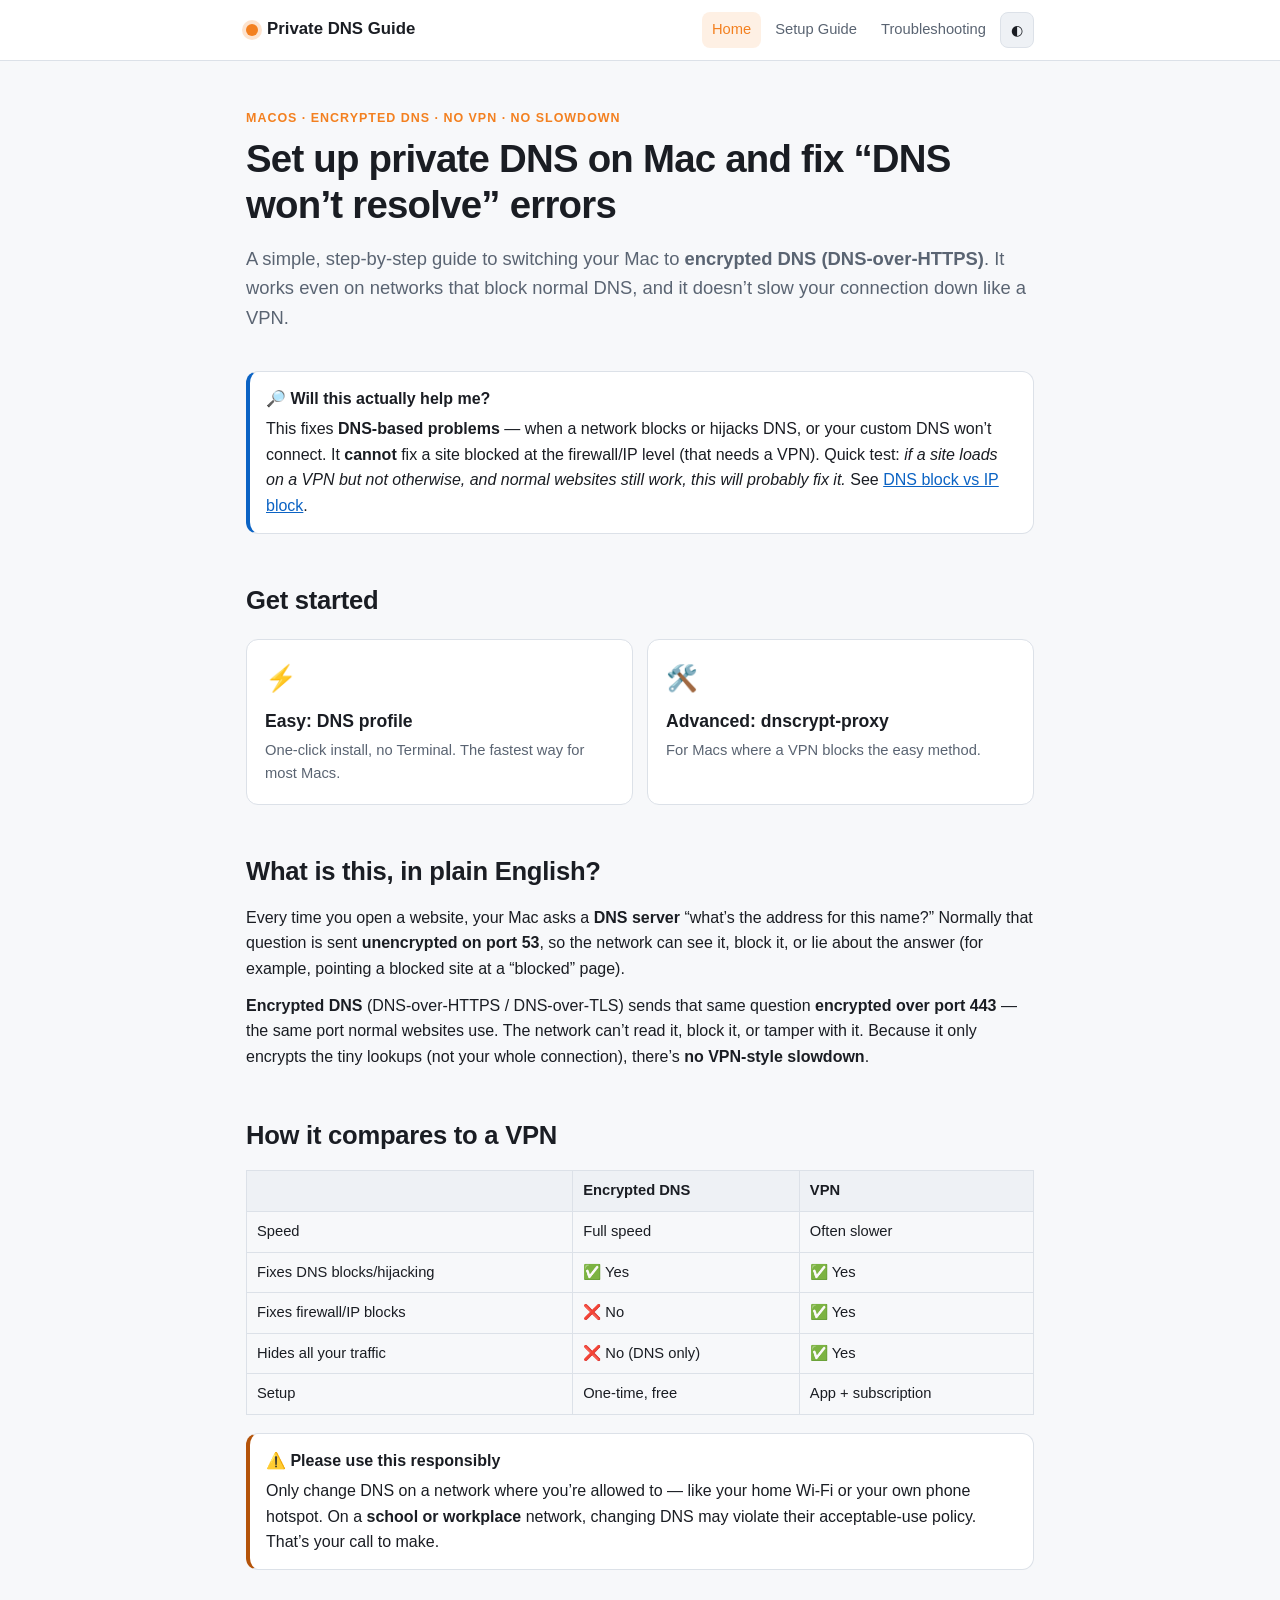
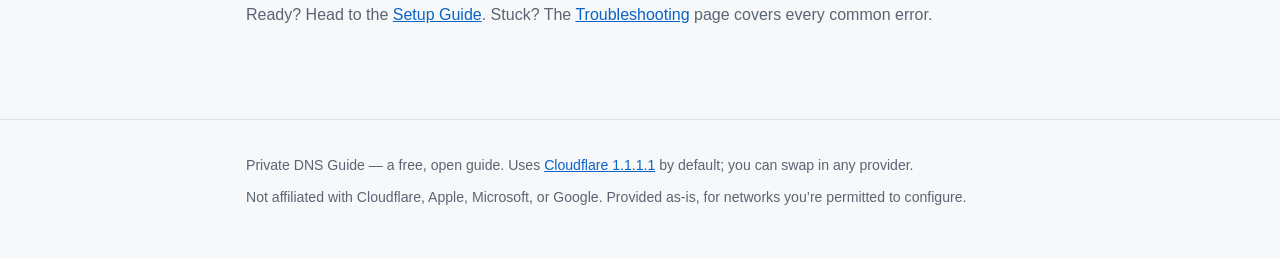
<file: index.html>
<!DOCTYPE html>
<html lang="en">
<head>
<meta charset="UTF-8">
<meta name="viewport" content="width=device-width, initial-scale=1">
<title>Private DNS Guide</title>
<meta name="description" content="Step-by-step guides to set up encrypted DNS (DoH/DoT) on Mac, iPhone, Windows and Android — fix 'DNS won't resolve' errors and DNS-based blocks without a VPN.">
<link rel="stylesheet" href="assets/style.css">
</head>
<body>
<header class="site">
  <nav class="nav">
    <a class="brand" href="index.html"><span class="dot"></span> Private DNS Guide</a>
    <div class="links">
      <a href="index.html" class="active">Home</a>
      <a href="mac.html">Setup Guide</a>
      <a href="troubleshooting.html">Troubleshooting</a>
      <button class="themebtn" onclick="toggleTheme()" aria-label="Toggle dark mode">◐</button>
    </div>
  </nav>
</header>

<main>
  <section class="hero">
    <div class="kicker">macOS · Encrypted DNS · No VPN · No slowdown</div>
    <h1>Set up private DNS on Mac and fix “DNS won’t resolve” errors</h1>
    <p class="lead">A simple, step-by-step guide to switching your Mac to <strong>encrypted DNS (DNS-over-HTTPS)</strong>. It works even on networks that block normal DNS, and it doesn’t slow your connection down like a VPN.</p>
  </section>

  <div class="callout info">
    <div class="t">🔎 Will this actually help me?</div>
    <p style="margin:.3em 0 0">This fixes <strong>DNS-based problems</strong> — when a network blocks or hijacks DNS, or your custom DNS won’t connect. It <strong>cannot</strong> fix a site blocked at the firewall/IP level (that needs a VPN). Quick test: <em>if a site loads on a VPN but not otherwise, and normal websites still work, this will probably fix it.</em> See <a href="troubleshooting.html#dns-vs-ip">DNS block vs IP block</a>.</p>
  </div>

  <h2>Get started</h2>
  <div class="grid">
    <a class="card" href="mac.html"><div class="ico">⚡</div><h3>Easy: DNS profile</h3><p>One-click install, no Terminal. The fastest way for most Macs.</p></a>
    <a class="card" href="mac.html#method2"><div class="ico">🛠️</div><h3>Advanced: dnscrypt-proxy</h3><p>For Macs where a VPN blocks the easy method.</p></a>
  </div>

  <h2>What is this, in plain English?</h2>
  <p>Every time you open a website, your Mac asks a <strong>DNS server</strong> “what’s the address for this name?” Normally that question is sent <strong>unencrypted on port 53</strong>, so the network can see it, block it, or lie about the answer (for example, pointing a blocked site at a “blocked” page).</p>
  <p><strong>Encrypted DNS</strong> (DNS-over-HTTPS / DNS-over-TLS) sends that same question <strong>encrypted over port 443</strong> — the same port normal websites use. The network can’t read it, block it, or tamper with it. Because it only encrypts the tiny lookups (not your whole connection), there’s <strong>no VPN-style slowdown</strong>.</p>

  <h2>How it compares to a VPN</h2>
  <table>
    <tr><th></th><th>Encrypted DNS</th><th>VPN</th></tr>
    <tr><td>Speed</td><td>Full speed</td><td>Often slower</td></tr>
    <tr><td>Fixes DNS blocks/hijacking</td><td>✅ Yes</td><td>✅ Yes</td></tr>
    <tr><td>Fixes firewall/IP blocks</td><td>❌ No</td><td>✅ Yes</td></tr>
    <tr><td>Hides all your traffic</td><td>❌ No (DNS only)</td><td>✅ Yes</td></tr>
    <tr><td>Setup</td><td>One-time, free</td><td>App + subscription</td></tr>
  </table>

  <div class="callout warn">
    <div class="t">⚠️ Please use this responsibly</div>
    <p style="margin:.3em 0 0">Only change DNS on a network where you’re allowed to — like your home Wi-Fi or your own phone hotspot. On a <strong>school or workplace</strong> network, changing DNS may violate their acceptable-use policy. That’s your call to make.</p>
  </div>

  <p class="muted" style="margin-top:2em">Ready? Head to the <a href="mac.html">Setup Guide</a>. Stuck? The <a href="troubleshooting.html">Troubleshooting</a> page covers every common error.</p>
</main>

<footer class="site"><div class="inner">
  <p>Private DNS Guide — a free, open guide. Uses <a href="https://1.1.1.1" target="_blank" rel="noopener">Cloudflare 1.1.1.1</a> by default; you can swap in any provider.</p>
  <p class="muted">Not affiliated with Cloudflare, Apple, Microsoft, or Google. Provided as-is, for networks you’re permitted to configure.</p>
</div></footer>
<script src="assets/script.js"></script>
</body>
</html>
</file>
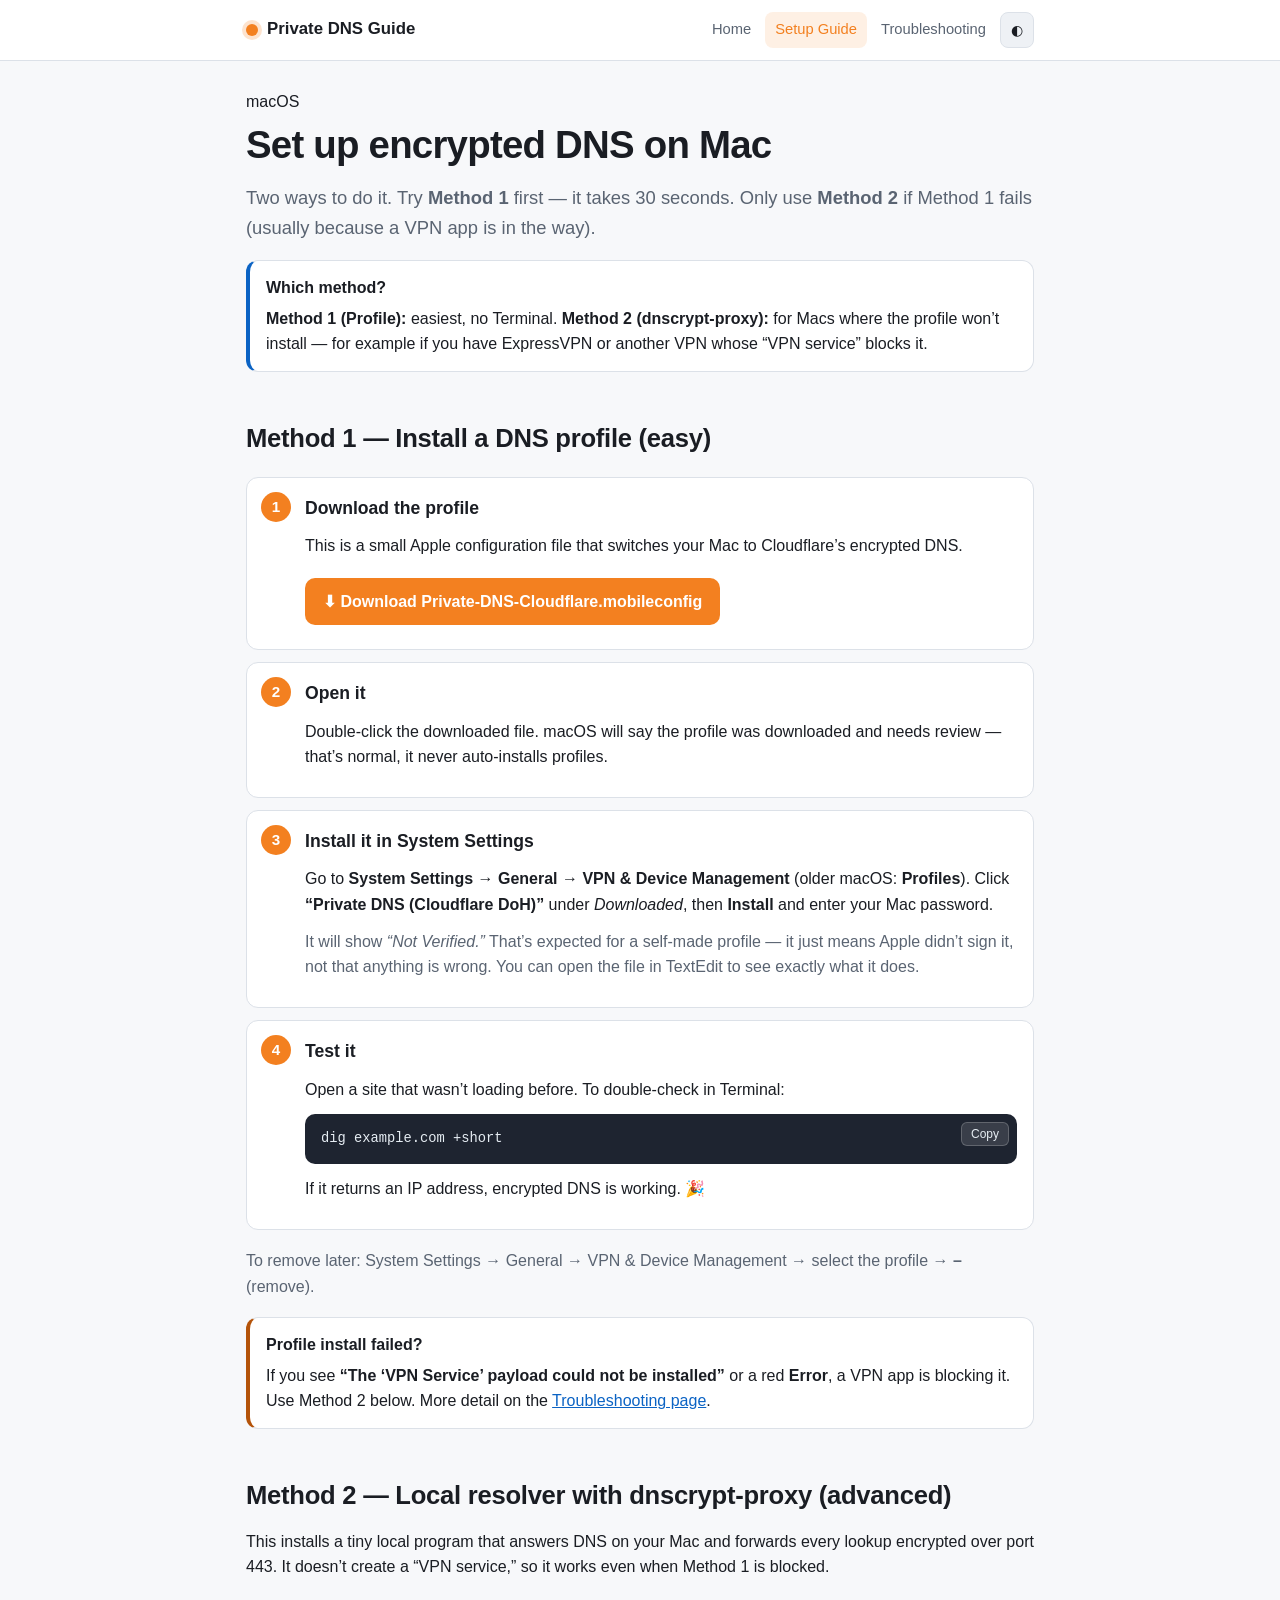
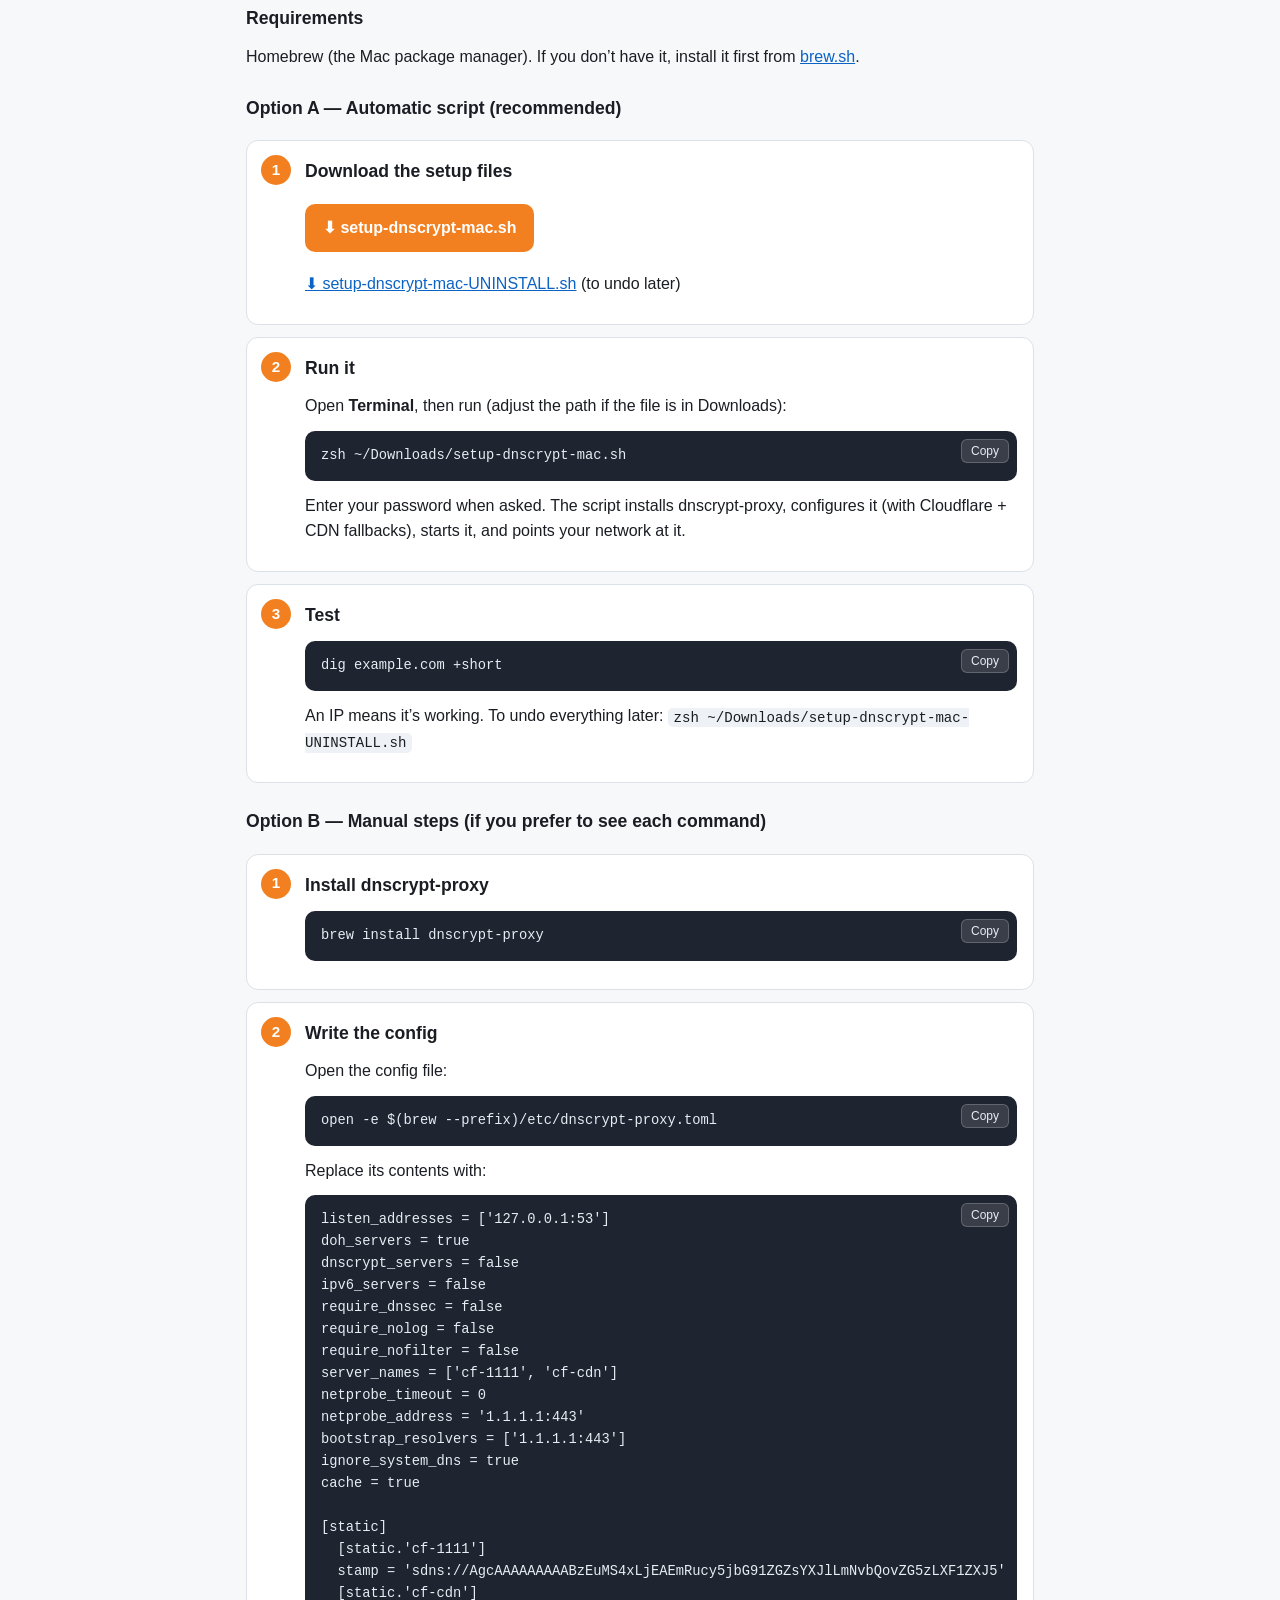
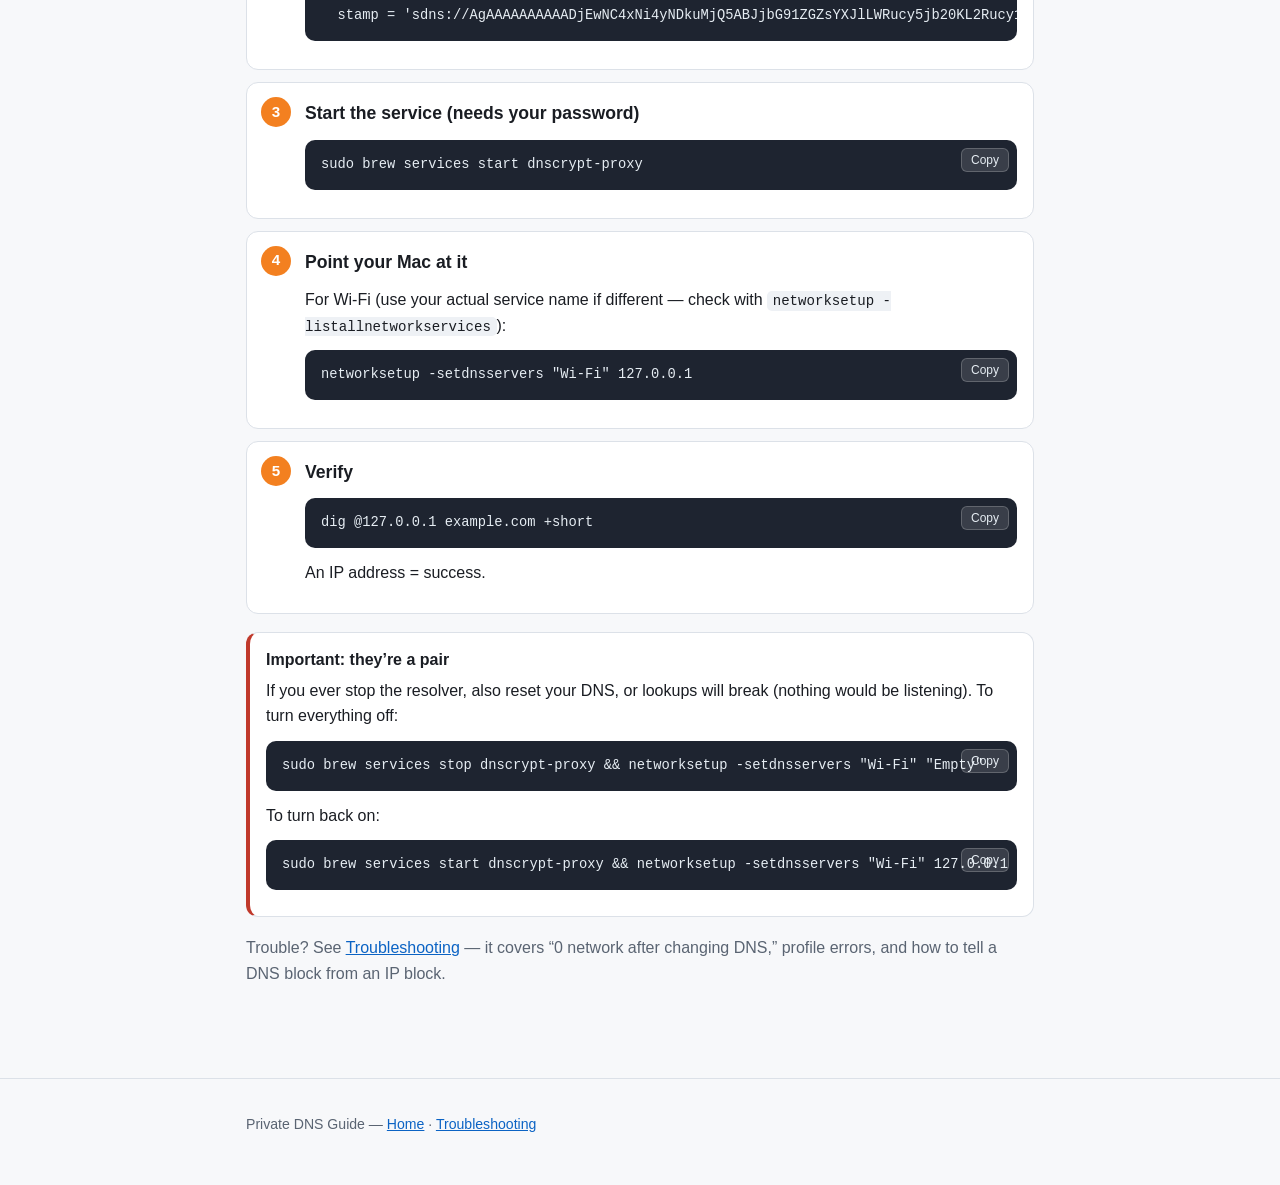
<file: mac.html>
<!DOCTYPE html>
<html lang="en">
<head>
<meta charset="UTF-8">
<meta name="viewport" content="width=device-width, initial-scale=1">
<title>Mac Setup · Private DNS Guide</title>
<meta name="description" content="Set up encrypted DNS on macOS — a one-click profile, plus an advanced dnscrypt-proxy method for when a VPN blocks the profile.">
<link rel="stylesheet" href="assets/style.css">
</head>
<body>
<header class="site">
  <nav class="nav">
    <a class="brand" href="index.html"><span class="dot"></span> Private DNS Guide</a>
    <div class="links">
      <a href="index.html">Home</a>
      <a href="mac.html" class="active">Setup Guide</a>
      <a href="troubleshooting.html">Troubleshooting</a>
      <button class="themebtn" onclick="toggleTheme()" aria-label="Toggle dark mode">◐</button>
    </div>
  </nav>
</header>

<main>
  <div class="kicker">macOS</div>
  <h1>Set up encrypted DNS on Mac</h1>
  <p class="lead">Two ways to do it. Try <strong>Method 1</strong> first — it takes 30 seconds. Only use <strong>Method 2</strong> if Method 1 fails (usually because a VPN app is in the way).</p>

  <div class="callout info">
    <div class="t">Which method?</div>
    <p style="margin:.3em 0 0"><strong>Method 1 (Profile):</strong> easiest, no Terminal. <strong>Method 2 (dnscrypt-proxy):</strong> for Macs where the profile won’t install — for example if you have ExpressVPN or another VPN whose “VPN service” blocks it.</p>
  </div>

  <h2 id="method1">Method 1 — Install a DNS profile (easy)</h2>
  <ol class="steps">
    <li>
      <h3>Download the profile</h3>
      <p>This is a small Apple configuration file that switches your Mac to Cloudflare’s encrypted DNS.</p>
      <a class="dl" href="assets/files/Private-DNS-Cloudflare.mobileconfig" download>⬇︎ Download Private-DNS-Cloudflare.mobileconfig</a>
    </li>
    <li>
      <h3>Open it</h3>
      <p>Double-click the downloaded file. macOS will say the profile was downloaded and needs review — that’s normal, it never auto-installs profiles.</p>
    </li>
    <li>
      <h3>Install it in System Settings</h3>
      <p>Go to <strong>System Settings → General → VPN &amp; Device Management</strong> (older macOS: <strong>Profiles</strong>). Click <strong>“Private DNS (Cloudflare DoH)”</strong> under <em>Downloaded</em>, then <strong>Install</strong> and enter your Mac password.</p>
      <p class="muted">It will show <em>“Not Verified.”</em> That’s expected for a self-made profile — it just means Apple didn’t sign it, not that anything is wrong. You can open the file in TextEdit to see exactly what it does.</p>
    </li>
    <li>
      <h3>Test it</h3>
      <p>Open a site that wasn’t loading before. To double-check in Terminal:</p>
      <pre><code>dig example.com +short</code></pre>
      <p>If it returns an IP address, encrypted DNS is working. 🎉</p>
    </li>
  </ol>
  <p class="muted">To remove later: System Settings → General → VPN &amp; Device Management → select the profile → <strong>–</strong> (remove).</p>

  <div class="callout warn">
    <div class="t">Profile install failed?</div>
    <p style="margin:.3em 0 0">If you see <strong>“The ‘VPN Service’ payload could not be installed”</strong> or a red <strong>Error</strong>, a VPN app is blocking it. Use Method 2 below. More detail on the <a href="troubleshooting.html#vpn-service">Troubleshooting page</a>.</p>
  </div>

  <h2 id="method2">Method 2 — Local resolver with dnscrypt-proxy (advanced)</h2>
  <p>This installs a tiny local program that answers DNS on your Mac and forwards every lookup encrypted over port 443. It doesn’t create a “VPN service,” so it works even when Method 1 is blocked.</p>

  <h3>Requirements</h3>
  <p>Homebrew (the Mac package manager). If you don’t have it, install it first from <a href="https://brew.sh" target="_blank" rel="noopener">brew.sh</a>.</p>

  <h3 id="auto">Option A — Automatic script (recommended)</h3>
  <ol class="steps">
    <li>
      <h3>Download the setup files</h3>
      <p><a class="dl" href="assets/files/setup-dnscrypt-mac.sh" download>⬇︎ setup-dnscrypt-mac.sh</a></p>
      <p><a href="assets/files/setup-dnscrypt-mac-UNINSTALL.sh" download>⬇︎ setup-dnscrypt-mac-UNINSTALL.sh</a> (to undo later)</p>
    </li>
    <li>
      <h3>Run it</h3>
      <p>Open <strong>Terminal</strong>, then run (adjust the path if the file is in Downloads):</p>
      <pre><code>zsh ~/Downloads/setup-dnscrypt-mac.sh</code></pre>
      <p>Enter your password when asked. The script installs dnscrypt-proxy, configures it (with Cloudflare + CDN fallbacks), starts it, and points your network at it.</p>
    </li>
    <li>
      <h3>Test</h3>
      <pre><code>dig example.com +short</code></pre>
      <p>An IP means it’s working. To undo everything later: <code>zsh ~/Downloads/setup-dnscrypt-mac-UNINSTALL.sh</code></p>
    </li>
  </ol>

  <h3 id="manual">Option B — Manual steps (if you prefer to see each command)</h3>
  <ol class="steps">
    <li><h3>Install dnscrypt-proxy</h3><pre><code>brew install dnscrypt-proxy</code></pre></li>
    <li>
      <h3>Write the config</h3>
      <p>Open the config file:</p>
      <pre><code>open -e $(brew --prefix)/etc/dnscrypt-proxy.toml</code></pre>
      <p>Replace its contents with:</p>
      <pre><code>listen_addresses = ['127.0.0.1:53']
doh_servers = true
dnscrypt_servers = false
ipv6_servers = false
require_dnssec = false
require_nolog = false
require_nofilter = false
server_names = ['cf-1111', 'cf-cdn']
netprobe_timeout = 0
netprobe_address = '1.1.1.1:443'
bootstrap_resolvers = ['1.1.1.1:443']
ignore_system_dns = true
cache = true

[static]
  [static.'cf-1111']
  stamp = 'sdns://AgcAAAAAAAAABzEuMS4xLjEAEmRucy5jbG91ZGZsYXJlLmNvbQovZG5zLXF1ZXJ5'
  [static.'cf-cdn']
  stamp = 'sdns://AgAAAAAAAAAADjEwNC4xNi4yNDkuMjQ5ABJjbG91ZGZsYXJlLWRucy5jb20KL2Rucy1xdWVyeQ'</code></pre>
    </li>
    <li>
      <h3>Start the service (needs your password)</h3>
      <pre><code>sudo brew services start dnscrypt-proxy</code></pre>
    </li>
    <li>
      <h3>Point your Mac at it</h3>
      <p>For Wi-Fi (use your actual service name if different — check with <code>networksetup -listallnetworkservices</code>):</p>
      <pre><code>networksetup -setdnsservers "Wi-Fi" 127.0.0.1</code></pre>
    </li>
    <li>
      <h3>Verify</h3>
      <pre><code>dig @127.0.0.1 example.com +short</code></pre>
      <p>An IP address = success.</p>
    </li>
  </ol>

  <div class="callout danger">
    <div class="t">Important: they’re a pair</div>
    <p style="margin:.3em 0 0">If you ever stop the resolver, also reset your DNS, or lookups will break (nothing would be listening). To turn everything off:</p>
    <pre><code>sudo brew services stop dnscrypt-proxy && networksetup -setdnsservers "Wi-Fi" "Empty"</code></pre>
    <p style="margin:.3em 0 0">To turn back on:</p>
    <pre><code>sudo brew services start dnscrypt-proxy && networksetup -setdnsservers "Wi-Fi" 127.0.0.1</code></pre>
  </div>

  <p class="muted">Trouble? See <a href="troubleshooting.html">Troubleshooting</a> — it covers “0 network after changing DNS,” profile errors, and how to tell a DNS block from an IP block.</p>
</main>

<footer class="site"><div class="inner">
  <p>Private DNS Guide — <a href="index.html">Home</a> · <a href="troubleshooting.html">Troubleshooting</a></p>
</div></footer>
<script src="assets/script.js"></script>
</body>
</html>
</file>
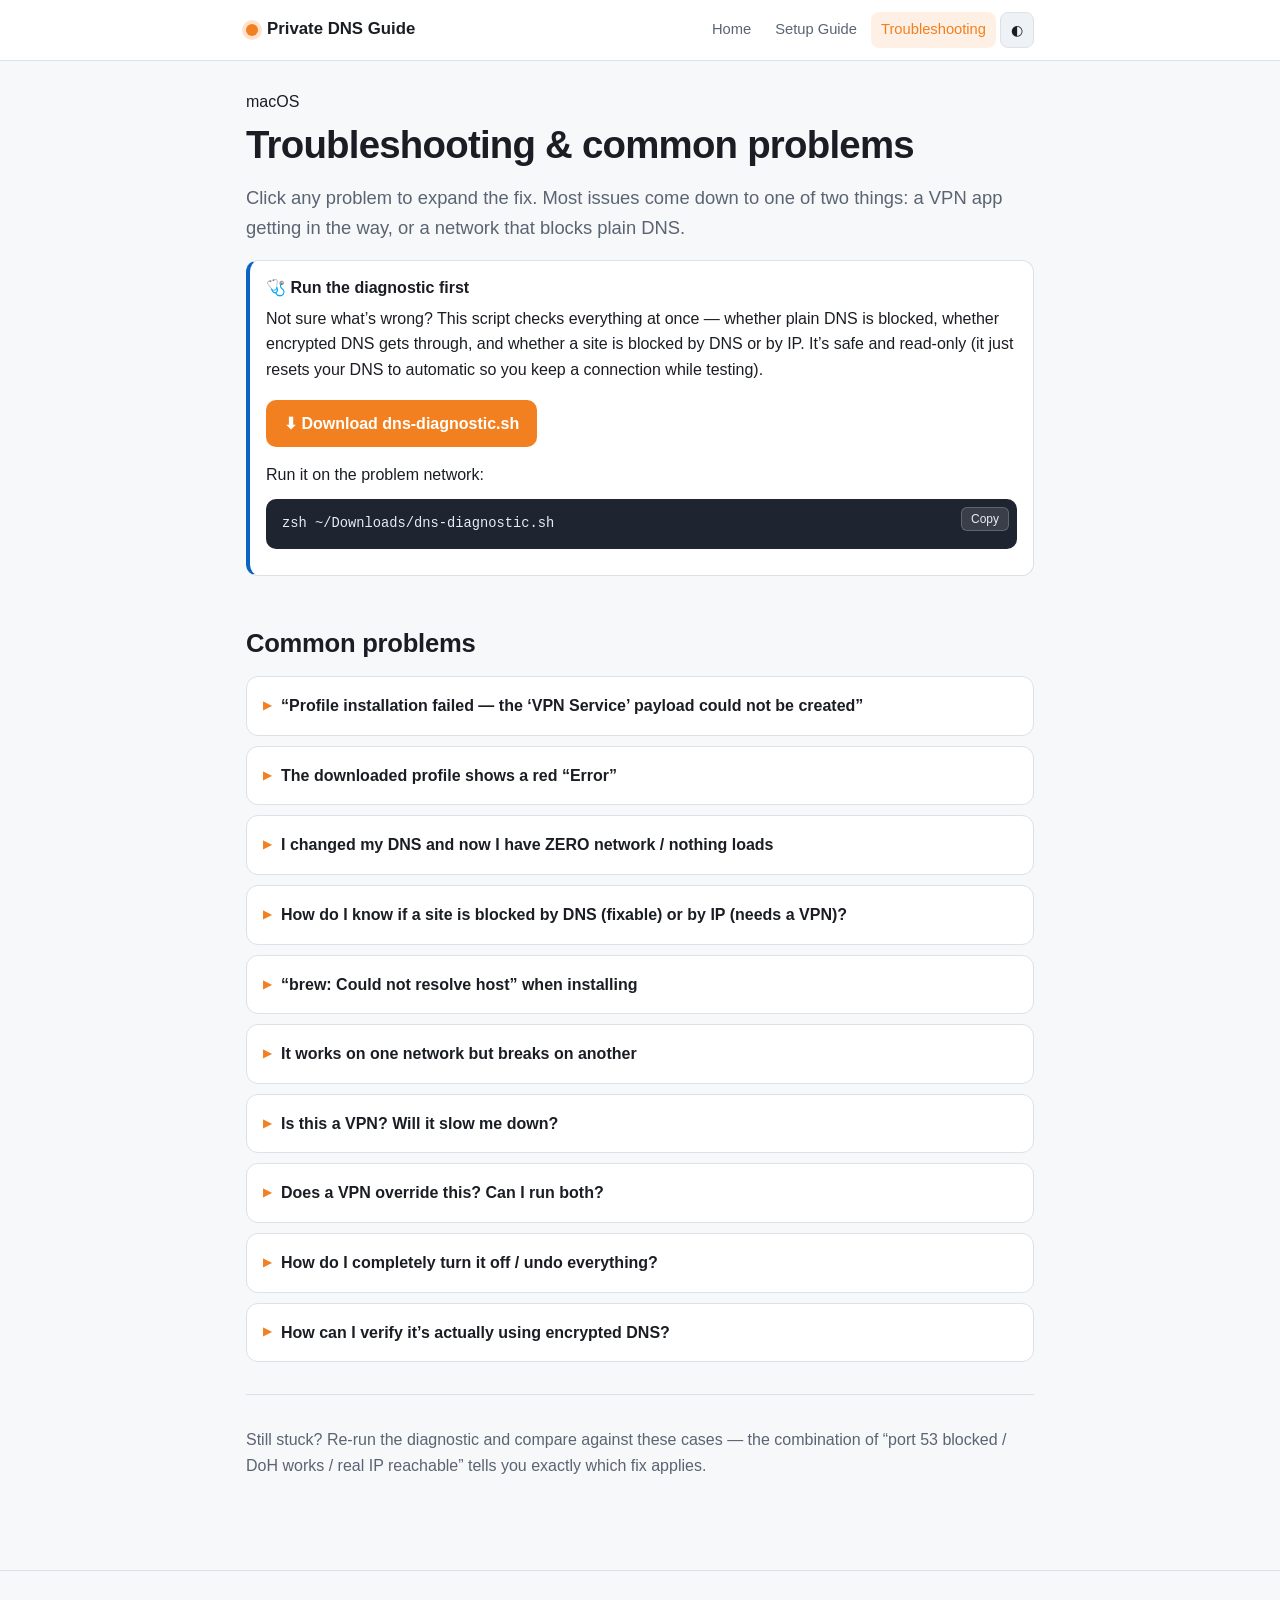
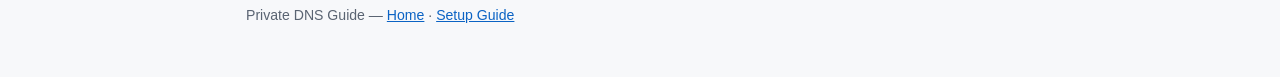
<file: troubleshooting.html>
<!DOCTYPE html>
<html lang="en">
<head>
<meta charset="UTF-8">
<meta name="viewport" content="width=device-width, initial-scale=1">
<title>Troubleshooting · Private DNS Guide</title>
<meta name="description" content="Fixes for common macOS DNS problems: profile install failed, 0 network after changing DNS, telling a DNS block from an IP block, and more.">
<link rel="stylesheet" href="assets/style.css">
</head>
<body>
<header class="site">
  <nav class="nav">
    <a class="brand" href="index.html"><span class="dot"></span> Private DNS Guide</a>
    <div class="links">
      <a href="index.html">Home</a>
      <a href="mac.html">Setup Guide</a>
      <a href="troubleshooting.html" class="active">Troubleshooting</a>
      <button class="themebtn" onclick="toggleTheme()" aria-label="Toggle dark mode">◐</button>
    </div>
  </nav>
</header>

<main>
  <div class="kicker">macOS</div>
  <h1>Troubleshooting &amp; common problems</h1>
  <p class="lead">Click any problem to expand the fix. Most issues come down to one of two things: a VPN app getting in the way, or a network that blocks plain DNS.</p>

  <div class="callout info">
    <div class="t">🩺 Run the diagnostic first</div>
    <p style="margin:.3em 0 0">Not sure what’s wrong? This script checks everything at once — whether plain DNS is blocked, whether encrypted DNS gets through, and whether a site is blocked by DNS or by IP. It’s safe and read-only (it just resets your DNS to automatic so you keep a connection while testing).</p>
    <p style="margin:.6em 0 0"><a class="dl" href="assets/files/dns-diagnostic.sh" download>⬇︎ Download dns-diagnostic.sh</a></p>
    <p style="margin:.4em 0 0">Run it on the problem network:</p>
    <pre><code>zsh ~/Downloads/dns-diagnostic.sh</code></pre>
  </div>

  <h2>Common problems</h2>

  <details id="vpn-service">
    <summary>“Profile installation failed — the ‘VPN Service’ payload could not be created”</summary>
    <p><strong>Cause:</strong> You have a VPN app (like ExpressVPN, NordVPN, etc.) installed. macOS lets only one “VPN service” exist, and the DNS profile needs that slot. Even when the VPN is <em>disconnected</em>, its background service keeps the slot reserved.</p>
    <p><strong>Fix:</strong> Skip the profile and use <a href="mac.html#method2">Method 2 (dnscrypt-proxy)</a> instead — it doesn’t create a VPN service, so it works alongside any VPN. If you don’t need the VPN app at all, fully quitting/uninstalling it will also let the profile install.</p>
  </details>

  <details>
    <summary>The downloaded profile shows a red “Error”</summary>
    <p><strong>Cause:</strong> The file didn’t download correctly (often it’s a tiny “404 Not Found” page instead of the real profile).</p>
    <p><strong>Fix:</strong> Select the errored profile in <strong>System Settings → General → VPN &amp; Device Management</strong> and remove it with <strong>–</strong>. Then re-download the <a href="mac.html#method1">profile</a> and open it again. You can confirm a good download in Terminal:</p>
    <pre><code>plutil -lint ~/Downloads/Private-DNS-Cloudflare.mobileconfig</code></pre>
    <p>It should say <code>OK</code>. If it says the file is tiny or invalid, the download failed.</p>
  </details>

  <details id="zero-network">
    <summary>I changed my DNS and now I have ZERO network / nothing loads</summary>
    <p>This is the most common one. There are three usual causes:</p>
    <p><strong>1. You set a plain DNS like <code>8.8.8.8</code> or <code>9.9.9.9</code> on a network that blocks port 53.</strong> Many restrictive networks block outside DNS, so your Mac can’t reach that server and every lookup fails. Fix: use <em>encrypted</em> DNS (the whole point of this guide) instead of a plain DNS IP. To recover right now, reset DNS to automatic:</p>
    <pre><code>networksetup -setdnsservers "Wi-Fi" "Empty"</code></pre>
    <p><strong>2. Your local resolver isn’t actually running</strong> (Method 2). If your DNS points at <code>127.0.0.1</code> but nothing is listening there, everything breaks. Check it:</p>
    <pre><code>sudo brew services list | grep dnscrypt
dig @127.0.0.1 example.com +short</code></pre>
    <p>If the second command returns nothing, start the service: <code>sudo brew services start dnscrypt-proxy</code></p>
    <p><strong>3. You set DNS on the wrong network interface.</strong> If you’re on Ethernet/a dock but set DNS on “Wi-Fi” (or vice-versa), it won’t take effect. Find your active interface and its service name:</p>
    <pre><code>route -n get default | grep interface
networksetup -listallnetworkservices</code></pre>
    <p>Then set DNS on the service you’re actually using.</p>
  </details>

  <details id="dns-vs-ip">
    <summary>How do I know if a site is blocked by DNS (fixable) or by IP (needs a VPN)?</summary>
    <p>This decides whether this guide can help at all.</p>
    <ul>
      <li><strong>DNS block (fixable here):</strong> the network’s DNS gives a fake/“block-page” address for the site. Encrypted DNS returns the real address and the site loads.</li>
      <li><strong>IP / firewall block (NOT fixable with DNS):</strong> even with the correct address, the network refuses the connection to the site’s servers. Only a VPN can bypass this.</li>
    </ul>
    <p><strong>Quick test:</strong> if the site loads on a VPN but not otherwise, and normal websites still work — it’s very likely a DNS block, and this guide will fix it. For a definitive answer, run the <a href="#" onclick="document.querySelector('.callout.info .dl').scrollIntoView({behavior:'smooth'});return false;">diagnostic script</a> above — it literally tells you <em>“DNS fix will work”</em> or <em>“needs a VPN”</em> for the site you test.</p>
  </details>

  <details>
    <summary>“brew: Could not resolve host” when installing</summary>
    <p><strong>Cause:</strong> Your DNS is currently broken (e.g. still set to a blocked plain DNS), so Homebrew can’t download anything.</p>
    <p><strong>Fix:</strong> Reset DNS to automatic first so you have a working connection, then install:</p>
    <pre><code>networksetup -setdnsservers "Wi-Fi" "Empty"
brew install dnscrypt-proxy</code></pre>
  </details>

  <details>
    <summary>It works on one network but breaks on another</summary>
    <p><strong>Cause:</strong> Some strict networks block the well-known DNS IP <code>1.1.1.1</code> specifically. Our advanced config already includes <strong>CDN-IP fallbacks</strong> (Cloudflare addresses shared with normal websites) that are almost impossible to block. If you set it up manually, make sure your config’s <code>server_names</code> includes <code>'cf-cdn'</code> (see the <a href="mac.html#manual">manual steps</a>).</p>
    <p>If <em>encrypted DNS itself</em> is fully blocked (rare), no DNS method will work on that network and you’ll need a VPN.</p>
  </details>

  <details>
    <summary>Is this a VPN? Will it slow me down?</summary>
    <p><strong>No, and no.</strong> It only encrypts the tiny DNS lookups (“what’s the address for this name?”), not your actual traffic. Your connection speed is unchanged. It also doesn’t hide your browsing the way a VPN does — it just stops the network from tampering with or spying on your DNS.</p>
  </details>

  <details>
    <summary>Does a VPN override this? Can I run both?</summary>
    <p>Yes, they coexist. When a VPN is <strong>connected</strong>, it uses its own DNS (that’s normal). When it’s <strong>off</strong>, you’re back on this encrypted-DNS setup. The dnscrypt-proxy method causes no conflict because it isn’t a “VPN service.”</p>
  </details>

  <details>
    <summary>How do I completely turn it off / undo everything?</summary>
    <p><strong>Profile method:</strong> System Settings → General → VPN &amp; Device Management → select the profile → <strong>–</strong> (remove).</p>
    <p><strong>dnscrypt-proxy method:</strong></p>
    <pre><code>sudo brew services stop dnscrypt-proxy
networksetup -setdnsservers "Wi-Fi" "Empty"
brew uninstall dnscrypt-proxy</code></pre>
    <p>Or run the <a href="mac.html#auto">uninstall script</a>.</p>
  </details>

  <details>
    <summary>How can I verify it’s actually using encrypted DNS?</summary>
    <p>Plain DNS to an outside server should <em>fail</em> on a locked-down network, while your normal lookups <em>succeed</em> — that gap means your lookups are going out encrypted, not on port 53:</p>
    <pre><code>dig example.com +short          # should work (via your encrypted resolver)
dig @8.8.8.8 example.com +short  # may time out on a network that blocks port 53</code></pre>
    <p>You can also confirm the resolver is answering locally: <code>dig @127.0.0.1 example.com +short</code></p>
  </details>

  <hr>
  <p class="muted">Still stuck? Re-run the diagnostic and compare against these cases — the combination of “port 53 blocked / DoH works / real IP reachable” tells you exactly which fix applies.</p>
</main>

<footer class="site"><div class="inner">
  <p>Private DNS Guide — <a href="index.html">Home</a> · <a href="mac.html">Setup Guide</a></p>
</div></footer>
<script src="assets/script.js"></script>
</body>
</html>
</file>
<file: assets/style.css>
:root {
  --bg: #f7f8fa;
  --surface: #ffffff;
  --surface-2: #eef1f5;
  --text: #1a1d23;
  --text-dim: #5a6472;
  --border: #dce1e8;
  --accent: #f38020;      /* cloudflare-ish orange */
  --accent-text: #ffffff;
  --link: #0b63c4;
  --code-bg: #1e2430;
  --code-text: #e6edf3;
  --ok: #1a7f45;
  --warn: #b45309;
  --danger: #c0392b;
  --radius: 12px;
  --maxw: 820px;
  --font: -apple-system, BlinkMacSystemFont, "Segoe UI", Roboto, Helvetica, Arial, sans-serif;
  --mono: ui-monospace, SFMono-Regular, "SF Mono", Menlo, Consolas, monospace;
}
@media (prefers-color-scheme: dark) {
  :root:not([data-theme="light"]) {
    --bg: #0e1117;
    --surface: #161b22;
    --surface-2: #1c2230;
    --text: #e6edf3;
    --text-dim: #9aa4b2;
    --border: #2a313c;
    --link: #58a6ff;
    --code-bg: #0b0f16;
    --code-text: #e6edf3;
    --ok: #3fb950;
    --warn: #d29922;
    --danger: #f85149;
  }
}
:root[data-theme="dark"] {
  --bg: #0e1117; --surface: #161b22; --surface-2: #1c2230; --text: #e6edf3;
  --text-dim: #9aa4b2; --border: #2a313c; --link: #58a6ff; --code-bg: #0b0f16;
  --code-text: #e6edf3; --ok: #3fb950; --warn: #d29922; --danger: #f85149;
}

* { box-sizing: border-box; }
html { scroll-behavior: smooth; }
body {
  margin: 0;
  font-family: var(--font);
  background: var(--bg);
  color: var(--text);
  line-height: 1.6;
  -webkit-text-size-adjust: 100%;
}

/* Header / nav */
header.site {
  position: sticky; top: 0; z-index: 50;
  background: color-mix(in srgb, var(--surface) 92%, transparent);
  backdrop-filter: saturate(180%) blur(10px);
  border-bottom: 1px solid var(--border);
}
.nav {
  max-width: var(--maxw); margin: 0 auto; padding: 12px 16px;
  display: flex; align-items: center; gap: 14px; flex-wrap: wrap;
}
.brand { display: flex; align-items: center; gap: 9px; font-weight: 700; color: var(--text); text-decoration: none; font-size: 1.05rem; }
.brand .dot { width: 12px; height: 12px; border-radius: 50%; background: var(--accent); box-shadow: 0 0 0 4px color-mix(in srgb, var(--accent) 22%, transparent); }
.nav .links { display: flex; gap: 4px; flex-wrap: wrap; margin-left: auto; }
.nav .links a {
  color: var(--text-dim); text-decoration: none; padding: 6px 10px; border-radius: 8px; font-size: 0.92rem; font-weight: 500;
}
.nav .links a:hover { background: var(--surface-2); color: var(--text); }
.nav .links a.active { color: var(--accent); background: color-mix(in srgb, var(--accent) 12%, transparent); }

/* Layout */
main { max-width: var(--maxw); margin: 0 auto; padding: 28px 16px 80px; }
h1 { font-size: clamp(1.7rem, 5vw, 2.4rem); line-height: 1.2; margin: 0.2em 0 0.4em; letter-spacing: -0.02em; }
h2 { font-size: clamp(1.3rem, 4vw, 1.6rem); margin: 1.8em 0 0.5em; letter-spacing: -0.01em; }
h3 { font-size: 1.1rem; margin: 1.4em 0 0.4em; }
p { margin: 0.7em 0; }
a { color: var(--link); }
.lead { font-size: 1.15rem; color: var(--text-dim); }
.muted { color: var(--text-dim); }
hr { border: none; border-top: 1px solid var(--border); margin: 2em 0; }

/* Hero */
.hero { padding: 20px 0 8px; }
.hero .kicker { text-transform: uppercase; letter-spacing: 0.08em; font-size: 0.78rem; font-weight: 700; color: var(--accent); }

/* Cards / grid */
.grid { display: grid; grid-template-columns: repeat(auto-fit, minmax(220px, 1fr)); gap: 14px; margin: 18px 0; }
.card {
  display: block; background: var(--surface); border: 1px solid var(--border); border-radius: var(--radius);
  padding: 18px; text-decoration: none; color: var(--text); transition: transform .12s ease, border-color .12s ease;
}
.card:hover { transform: translateY(-2px); border-color: var(--accent); }
.card .ico { font-size: 1.6rem; }
.card h3 { margin: 8px 0 4px; }
.card p { margin: 0; color: var(--text-dim); font-size: 0.92rem; }

/* Callouts */
.callout { border-radius: var(--radius); padding: 14px 16px; margin: 18px 0; border: 1px solid var(--border); background: var(--surface); }
.callout .t { font-weight: 700; margin-bottom: 2px; display: flex; align-items: center; gap: 8px; }
.callout.info { border-left: 4px solid var(--link); }
.callout.ok { border-left: 4px solid var(--ok); }
.callout.warn { border-left: 4px solid var(--warn); }
.callout.danger { border-left: 4px solid var(--danger); }

/* Steps */
ol.steps { counter-reset: step; list-style: none; padding: 0; margin: 18px 0; }
ol.steps > li {
  position: relative; background: var(--surface); border: 1px solid var(--border);
  border-radius: var(--radius); padding: 16px 16px 16px 58px; margin: 12px 0;
}
ol.steps > li::before {
  counter-increment: step; content: counter(step);
  position: absolute; left: 14px; top: 14px; width: 30px; height: 30px;
  background: var(--accent); color: var(--accent-text); border-radius: 50%;
  display: flex; align-items: center; justify-content: center; font-weight: 700; font-size: 0.95rem;
}
ol.steps > li h3 { margin-top: 0; }

/* Code */
pre { background: var(--code-bg); color: var(--code-text); border-radius: 10px; padding: 14px 16px; overflow-x: auto; font-family: var(--mono); font-size: 0.86rem; margin: 12px 0; position: relative; }
code { font-family: var(--mono); font-size: 0.88em; background: var(--surface-2); padding: 0.12em 0.4em; border-radius: 5px; }
pre code { background: none; padding: 0; font-size: 1em; }
.codewrap { position: relative; }
.copybtn {
  position: absolute; top: 8px; right: 8px; background: rgba(255,255,255,0.12); color: #e6edf3;
  border: 1px solid rgba(255,255,255,0.2); border-radius: 6px; padding: 4px 9px; font-size: 0.75rem; cursor: pointer;
}
.copybtn:hover { background: rgba(255,255,255,0.22); }
.copybtn.done { background: var(--ok); border-color: var(--ok); }

/* Download button */
.dl { display: inline-flex; align-items: center; gap: 8px; background: var(--accent); color: var(--accent-text); text-decoration: none; padding: 11px 18px; border-radius: 10px; font-weight: 600; margin: 8px 0; }
.dl:hover { filter: brightness(1.05); }

/* Details / FAQ */
details { background: var(--surface); border: 1px solid var(--border); border-radius: var(--radius); padding: 4px 16px; margin: 10px 0; }
details[open] { border-color: var(--accent); }
details summary { cursor: pointer; font-weight: 600; padding: 12px 0; list-style: none; display: flex; align-items: center; gap: 10px; }
details summary::-webkit-details-marker { display: none; }
details summary::before { content: "▶"; font-size: 0.7rem; color: var(--accent); transition: transform .15s ease; }
details[open] summary::before { transform: rotate(90deg); }

/* Footer */
footer.site { border-top: 1px solid var(--border); color: var(--text-dim); font-size: 0.88rem; }
footer.site .inner { max-width: var(--maxw); margin: 0 auto; padding: 24px 16px 40px; }

/* Theme toggle */
.themebtn { background: var(--surface-2); border: 1px solid var(--border); color: var(--text); border-radius: 8px; padding: 6px 10px; cursor: pointer; font-size: 0.9rem; }

table { border-collapse: collapse; width: 100%; margin: 14px 0; font-size: 0.92rem; }
th, td { border: 1px solid var(--border); padding: 8px 10px; text-align: left; }
th { background: var(--surface-2); }

@media (max-width: 560px) {
  .nav .links { width: 100%; margin-left: 0; }
  .nav .links a { padding: 6px 8px; font-size: 0.85rem; }
}
</file>
